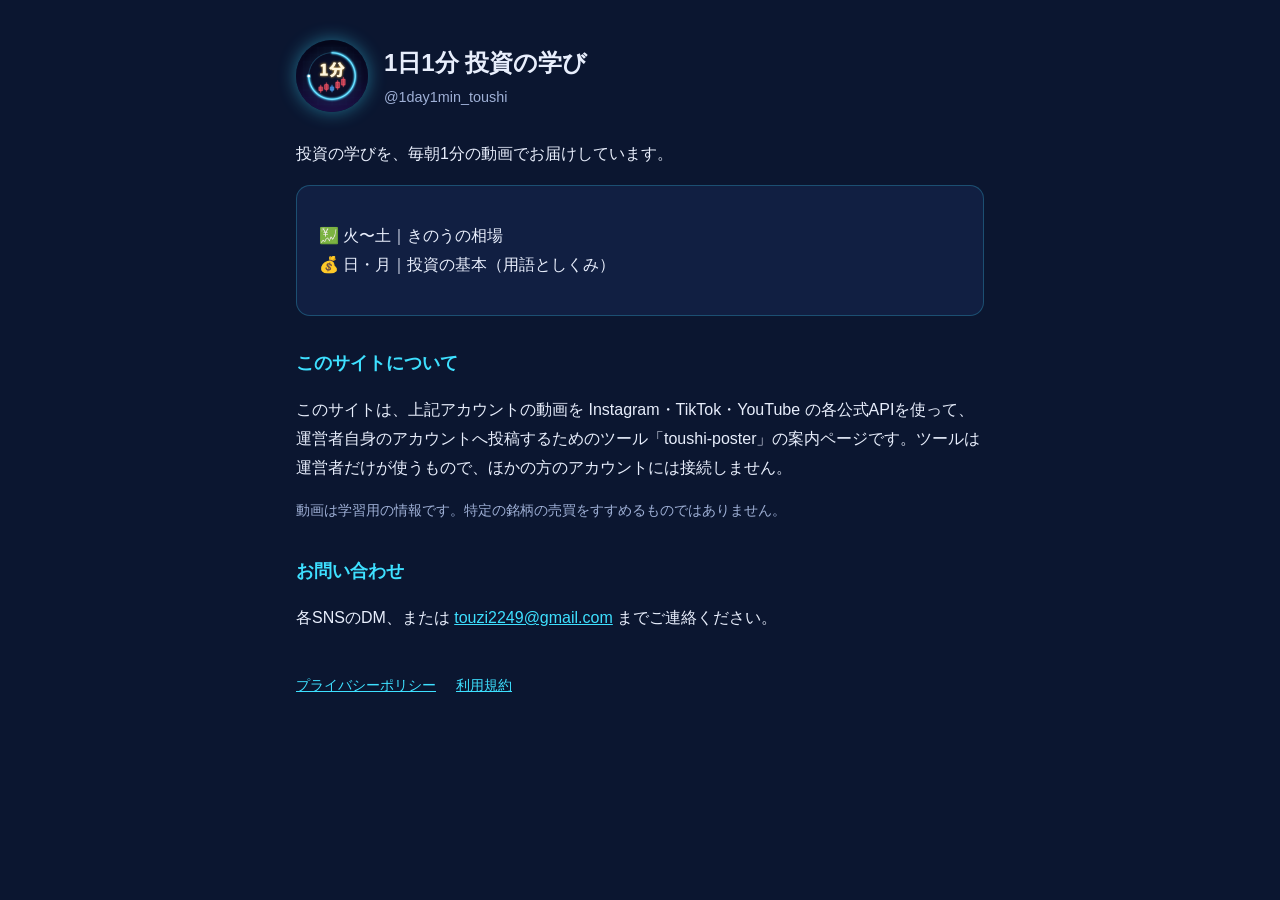
<file: index.html>
<!doctype html>
<html lang="ja">
<head>
<meta charset="utf-8">
<meta name="viewport" content="width=device-width,initial-scale=1">
<title>1日1分 投資の学び</title>
<link rel="stylesheet" href="style.css">
</head>
<body>
<main>
<header>
  <img src="icon.png" alt="1日1分 投資の学び のアイコン">
  <div>
    <h1>1日1分 投資の学び</h1>
    <div class="sub">@1day1min_toushi</div>
  </div>
</header>

<p>投資の学びを、毎朝1分の動画でお届けしています。</p>

<div class="card">
  <p>💹 火〜土｜きのうの相場<br>
  💰 日・月｜投資の基本（用語としくみ）</p>
</div>

<h2>このサイトについて</h2>
<p>このサイトは、上記アカウントの動画を Instagram・TikTok・YouTube の各公式APIを使って、運営者自身のアカウントへ投稿するためのツール「toushi-poster」の案内ページです。ツールは運営者だけが使うもので、ほかの方のアカウントには接続しません。</p>

<p class="sub">動画は学習用の情報です。特定の銘柄の売買をすすめるものではありません。</p>

<h2>お問い合わせ</h2>
<p>各SNSのDM、または <a href="mailto:touzi2249@gmail.com">touzi2249@gmail.com</a> までご連絡ください。</p>

<nav>
  <a href="privacy.html">プライバシーポリシー</a>
  <a href="terms.html">利用規約</a>
</nav>
</main>
</body>
</html>
</file>
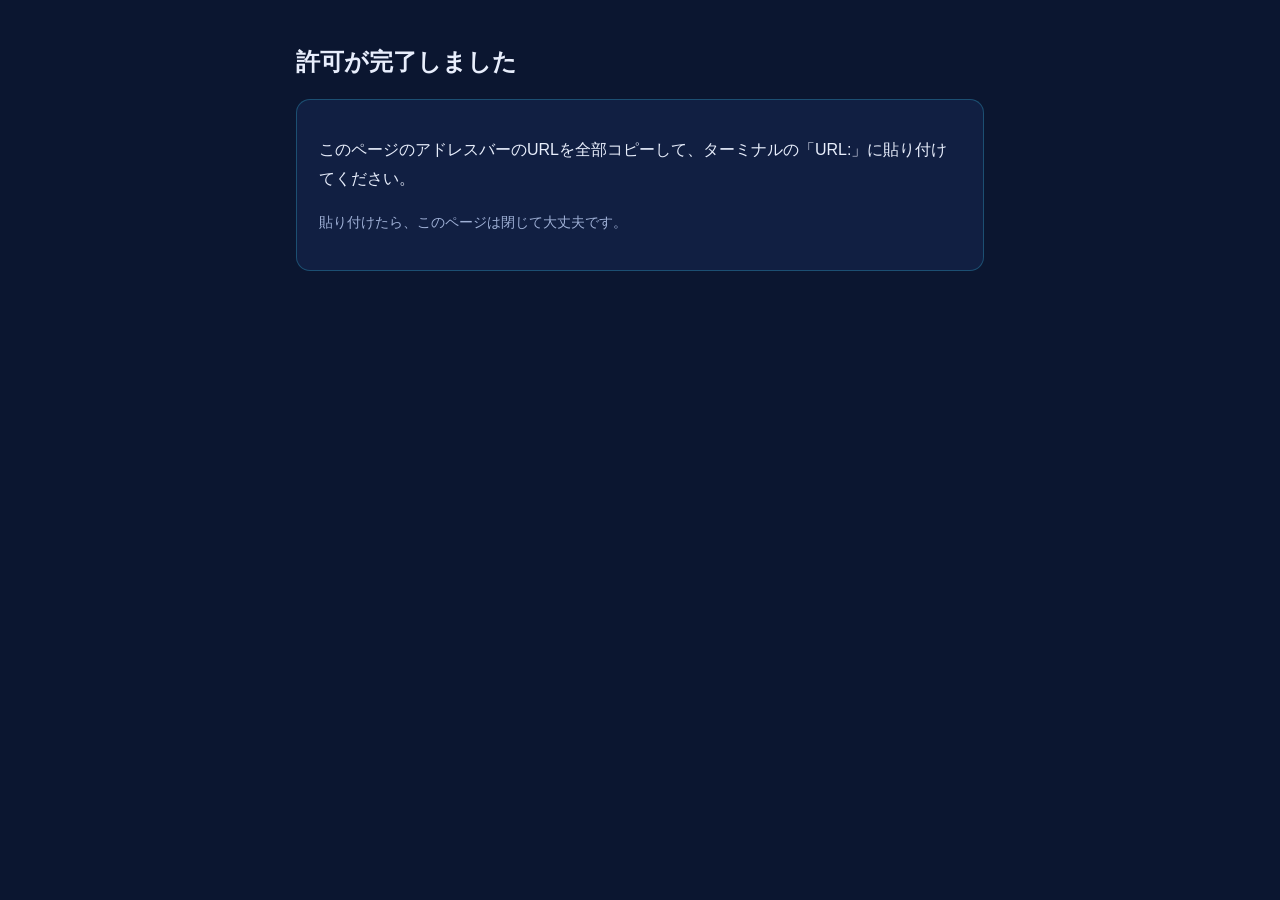
<file: callback/index.html>
<!doctype html>
<html lang="ja">
<head>
<meta charset="utf-8">
<meta name="viewport" content="width=device-width,initial-scale=1">
<title>連携の確認</title>
<link rel="stylesheet" href="../style.css">
</head>
<body>
<main>
<h1>許可が完了しました</h1>
<div class="card">
  <p>このページのアドレスバーのURLを全部コピーして、ターミナルの「URL:」に貼り付けてください。</p>
  <p class="sub">貼り付けたら、このページは閉じて大丈夫です。</p>
</div>
</main>
</body>
</html>
</file>
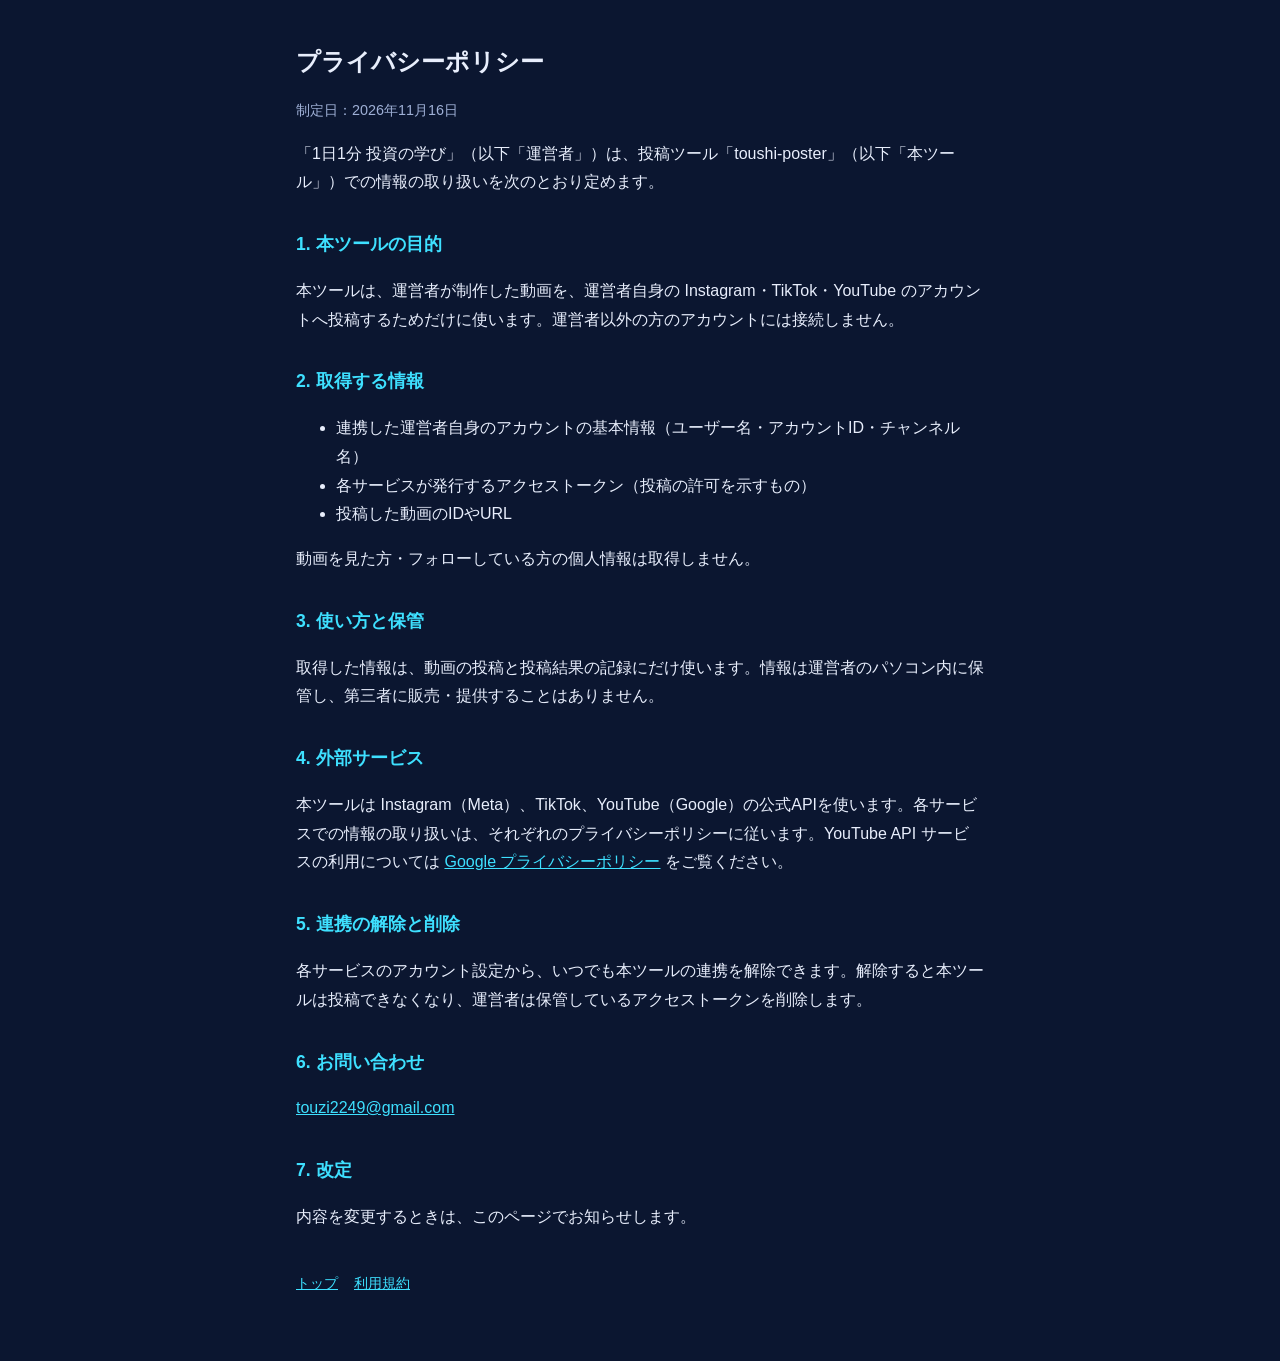
<file: privacy.html>
<!doctype html>
<html lang="ja">
<head>
<meta charset="utf-8">
<meta name="viewport" content="width=device-width,initial-scale=1">
<title>プライバシーポリシー｜1日1分 投資の学び</title>
<link rel="stylesheet" href="style.css">
</head>
<body>
<main>
<h1>プライバシーポリシー</h1>
<p class="sub">制定日：2026年11月16日</p>

<p>「1日1分 投資の学び」（以下「運営者」）は、投稿ツール「toushi-poster」（以下「本ツール」）での情報の取り扱いを次のとおり定めます。</p>

<h2>1. 本ツールの目的</h2>
<p>本ツールは、運営者が制作した動画を、運営者自身の Instagram・TikTok・YouTube のアカウントへ投稿するためだけに使います。運営者以外の方のアカウントには接続しません。</p>

<h2>2. 取得する情報</h2>
<ul>
  <li>連携した運営者自身のアカウントの基本情報（ユーザー名・アカウントID・チャンネル名）</li>
  <li>各サービスが発行するアクセストークン（投稿の許可を示すもの）</li>
  <li>投稿した動画のIDやURL</li>
</ul>
<p>動画を見た方・フォローしている方の個人情報は取得しません。</p>

<h2>3. 使い方と保管</h2>
<p>取得した情報は、動画の投稿と投稿結果の記録にだけ使います。情報は運営者のパソコン内に保管し、第三者に販売・提供することはありません。</p>

<h2>4. 外部サービス</h2>
<p>本ツールは Instagram（Meta）、TikTok、YouTube（Google）の公式APIを使います。各サービスでの情報の取り扱いは、それぞれのプライバシーポリシーに従います。YouTube API サービスの利用については <a href="https://policies.google.com/privacy" target="_blank" rel="noopener">Google プライバシーポリシー</a> をご覧ください。</p>

<h2>5. 連携の解除と削除</h2>
<p>各サービスのアカウント設定から、いつでも本ツールの連携を解除できます。解除すると本ツールは投稿できなくなり、運営者は保管しているアクセストークンを削除します。</p>

<h2>6. お問い合わせ</h2>
<p><a href="mailto:touzi2249@gmail.com">touzi2249@gmail.com</a></p>

<h2>7. 改定</h2>
<p>内容を変更するときは、このページでお知らせします。</p>

<nav><a href="index.html">トップ</a><a href="terms.html">利用規約</a></nav>
</main>
</body>
</html>
</file>
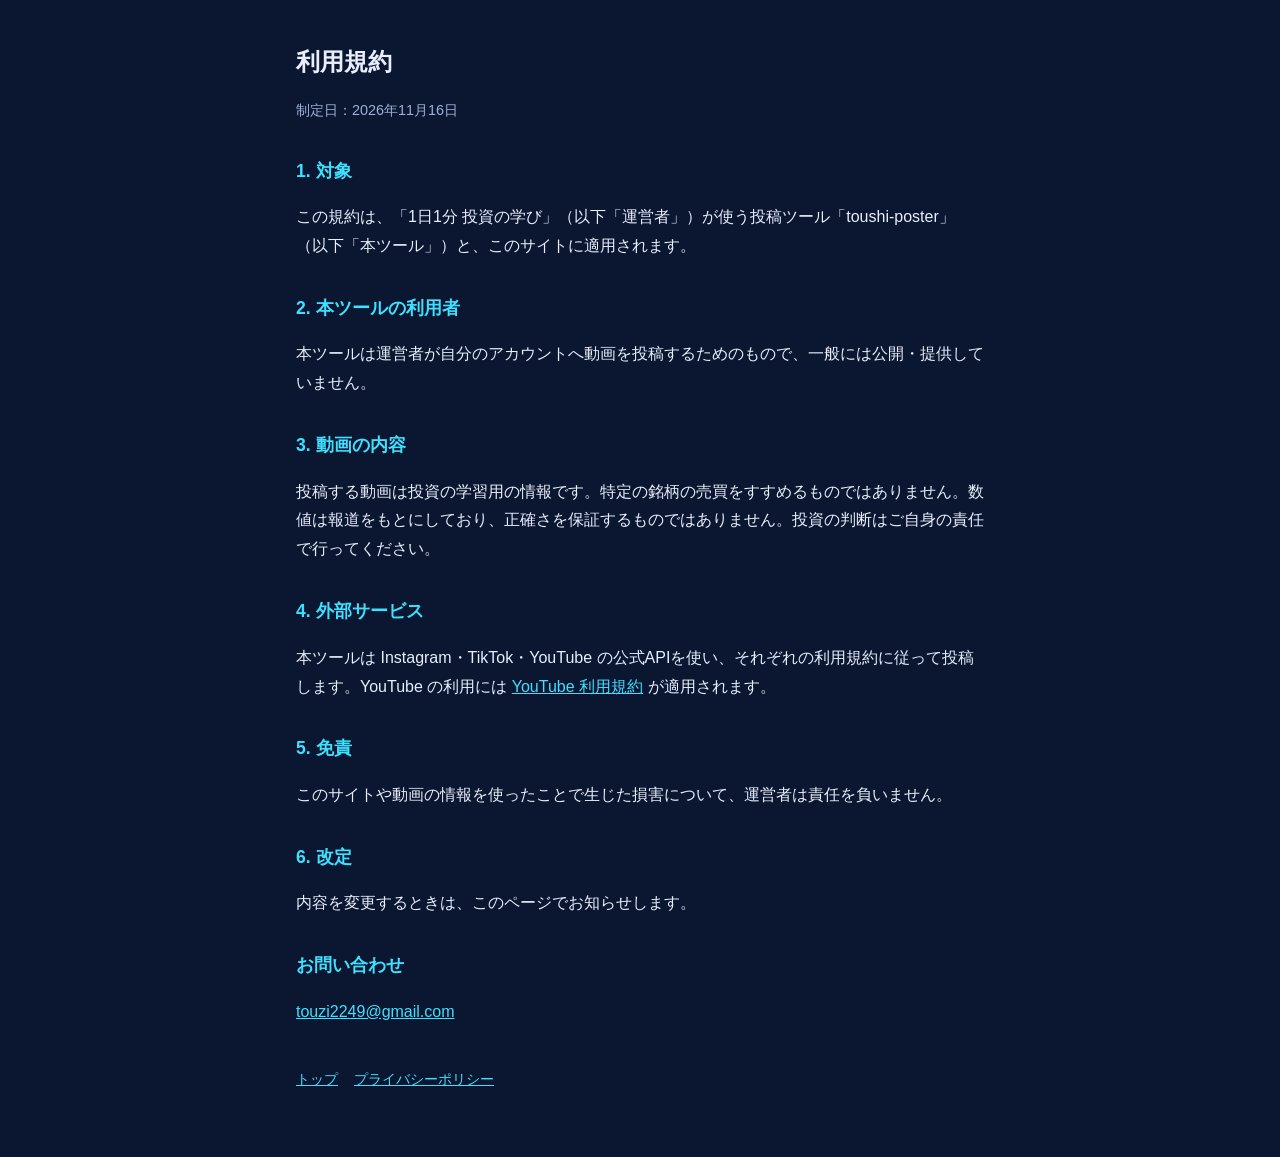
<file: terms.html>
<!doctype html>
<html lang="ja">
<head>
<meta charset="utf-8">
<meta name="viewport" content="width=device-width,initial-scale=1">
<title>利用規約｜1日1分 投資の学び</title>
<link rel="stylesheet" href="style.css">
</head>
<body>
<main>
<h1>利用規約</h1>
<p class="sub">制定日：2026年11月16日</p>

<h2>1. 対象</h2>
<p>この規約は、「1日1分 投資の学び」（以下「運営者」）が使う投稿ツール「toushi-poster」（以下「本ツール」）と、このサイトに適用されます。</p>

<h2>2. 本ツールの利用者</h2>
<p>本ツールは運営者が自分のアカウントへ動画を投稿するためのもので、一般には公開・提供していません。</p>

<h2>3. 動画の内容</h2>
<p>投稿する動画は投資の学習用の情報です。特定の銘柄の売買をすすめるものではありません。数値は報道をもとにしており、正確さを保証するものではありません。投資の判断はご自身の責任で行ってください。</p>

<h2>4. 外部サービス</h2>
<p>本ツールは Instagram・TikTok・YouTube の公式APIを使い、それぞれの利用規約に従って投稿します。YouTube の利用には <a href="https://www.youtube.com/t/terms" target="_blank" rel="noopener">YouTube 利用規約</a> が適用されます。</p>

<h2>5. 免責</h2>
<p>このサイトや動画の情報を使ったことで生じた損害について、運営者は責任を負いません。</p>

<h2>6. 改定</h2>
<p>内容を変更するときは、このページでお知らせします。</p>

<h2>お問い合わせ</h2>
<p><a href="mailto:touzi2249@gmail.com">touzi2249@gmail.com</a></p>

<nav><a href="index.html">トップ</a><a href="privacy.html">プライバシーポリシー</a></nav>
</main>
</body>
</html>
</file>
<file: style.css>
:root{--bg:#0b1630;--card:#111f42;--ink:#e8eefc;--sub:#9fb0d6;--neon:#3ee0ff;--up:#ff5a7a}
*{box-sizing:border-box}
body{margin:0;background:var(--bg);color:var(--ink);font-family:"Noto Sans JP","Hiragino Sans","Yu Gothic",sans-serif;line-height:1.8}
main{max-width:720px;margin:0 auto;padding:40px 16px 64px}
header{display:flex;align-items:center;gap:16px;margin-bottom:28px}
header img{width:72px;height:72px;border-radius:50%;box-shadow:0 0 18px rgba(62,224,255,.45)}
h1{font-size:1.5rem;margin:0}
h2{font-size:1.1rem;margin:32px 0 8px;color:var(--neon)}
p,li{color:var(--ink)}
.sub{color:var(--sub);font-size:.9rem}
.card{background:var(--card);border:1px solid rgba(62,224,255,.25);border-radius:14px;padding:20px 22px;margin:16px 0}
a{color:var(--neon)}
nav{margin-top:40px;font-size:.9rem;color:var(--sub)}
nav a{margin-right:16px}
</file>
